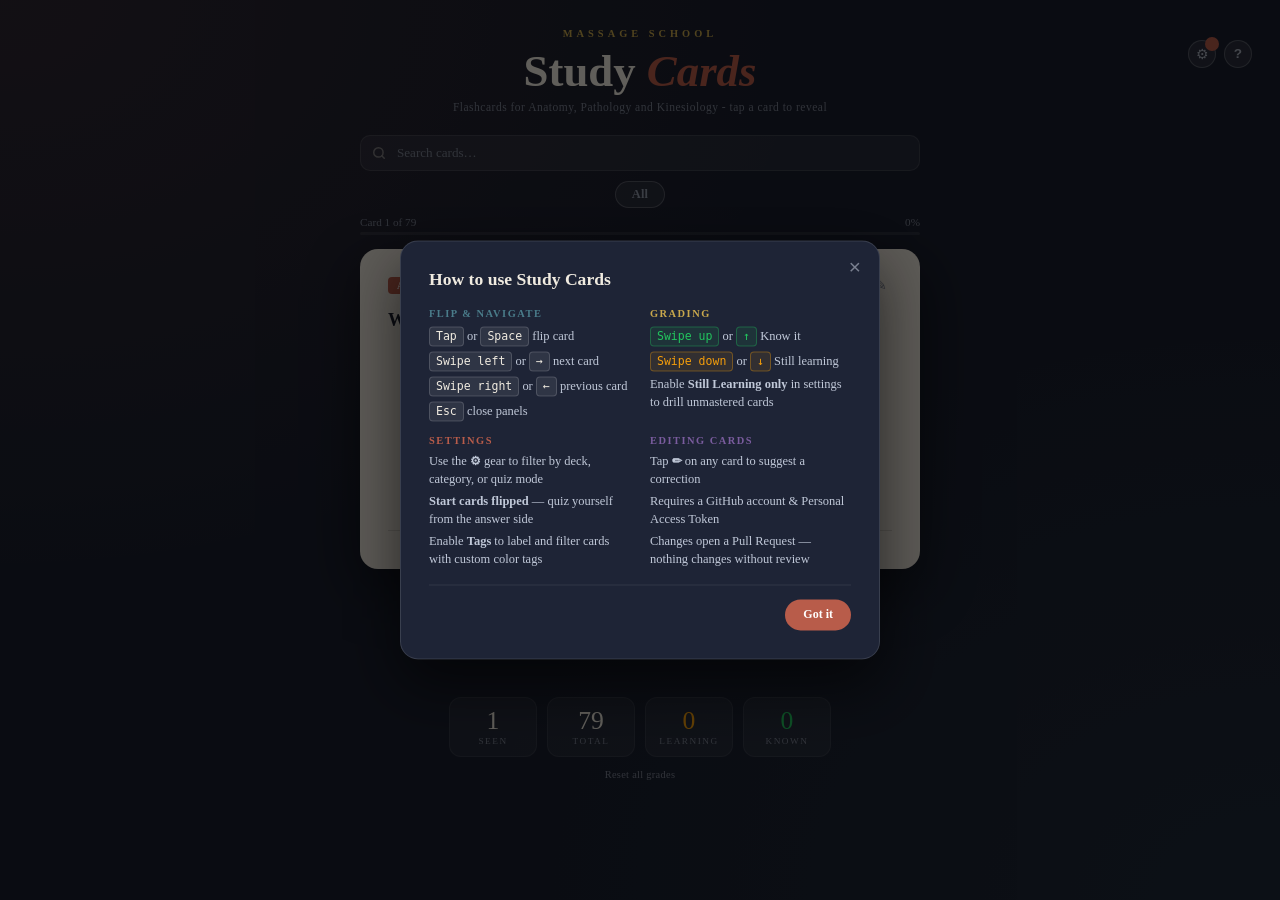
<file: index.html>
<!DOCTYPE html>
<html lang="en">
<head>
<meta charset="UTF-8">
<meta name="viewport" content="width=device-width,initial-scale=1">
<title>Massage School — Study Cards</title>
<link rel="stylesheet" href="muscles-west.css">
<link rel="stylesheet" href="app.css">
</head>
<body>
<a href="#flip-btn" class="skip-link">Skip to card</a>
<header>
  <div class="eyebrow">Massage School</div>
  <h1>Study <em>Cards</em></h1>
  <p class="app-subtitle">Flashcards for Anatomy, Pathology and Kinesiology - tap a card to reveal</p>
  <button class="btn-help" onclick="openHelpModal()" aria-label="Help — how to use this app">?</button>
  <button class="btn-settings" id="btn-settings" onclick="toggleSettingsPanel()" aria-label="Settings" aria-expanded="false" aria-controls="settings-panel">&#9881;<span class="settings-badge" id="settings-badge" hidden aria-hidden="true"></span></button>
</header>

<div id="warn-banner" class="warn-banner" style="display:none"></div>

<!-- Search — always visible -->
<div class="search-wrap">
  <svg width="14" height="14" viewBox="0 0 24 24" fill="none" stroke="#f0ebe0" stroke-width="2.5" stroke-linecap="round">
    <circle cx="11" cy="11" r="8"/><line x1="21" y1="21" x2="16.65" y2="16.65"/>
  </svg>
  <input type="search" id="search-input" placeholder="Search cards&hellip;" autocomplete="off">
</div>

<!-- Active filter summary (mobile only, shown when settings panel is closed) -->
<div class="filter-summary" id="filter-summary" aria-label="Active filters" role="group"></div>

<!-- Settings panel: always visible on desktop, toggled by gear on mobile -->
<div class="settings-panel" id="settings-panel" role="region" aria-label="Settings">
  <button class="btn-settings-close" onclick="toggleSettingsPanel(true)" aria-label="Close settings">&times;</button>
  <div class="settings-section" aria-labelledby="section-label-deck">
    <h3 class="settings-label" id="section-label-deck">Deck</h3>
    <div class="deck-selector" id="filter-deck" role="group" aria-label="Select deck">
      <button class="dbtn active" data-deck="all" aria-pressed="true">All</button>
      <button class="dbtn d-anatomy"   data-deck="anatomy"      aria-pressed="false">Anatomy</button>
      <button class="dbtn d-bones"     data-deck="bones"        aria-pressed="false">Bones</button>
      <button class="dbtn d-pathology" data-deck="pathology"    aria-pressed="false">Pathology</button>
      <button class="dbtn d-muscles"   data-deck="muscles"      aria-pressed="false">Muscles</button>
      <button class="dbtn d-prime"     data-deck="prime-movers" aria-pressed="false">Prime Movers</button>
    </div>
    <div id="filter-cat" role="group" aria-label="Category"></div>
    <div id="filter-tags" role="group" aria-label="Filter by tag"></div>
  </div>

  <div class="settings-section" aria-labelledby="section-label-mode">
    <h3 class="settings-label" id="section-label-mode">Quiz Mode</h3>
    <div class="modes" id="modes" role="group" aria-label="Quiz mode">
      <button class="mode active" data-mode="all">Full Card</button>
    </div>
  </div>

  <div class="settings-section settings-section--last" aria-labelledby="section-label-options">
    <h3 class="settings-label" id="section-label-options">Options</h3>
    <div class="options-row" style="gap:8px">
      <label class="toggle" id="flip-label">
        <input type="checkbox" id="flip-toggle">
        Start cards flipped
      </label>
      <label class="toggle" id="smart-review-toggle">
        <input type="checkbox" id="smart-review-input">
        Still Learning only (<span id="learning-count">0</span>)
      </label>
      <label class="toggle" id="tags-toggle">
        <input type="checkbox" id="tags-toggle-input">
        Enable tags
      </label>
    </div>
  </div>
</div>

<!-- Progress -->
<div class="prog">
  <div class="prog-info">
    <span id="prog-text" aria-live="polite" aria-atomic="true">Loading&hellip;</span>
    <span id="prog-pct"></span>
  </div>
  <div class="bar" role="progressbar" aria-labelledby="prog-text" aria-valuenow="0" aria-valuemin="0" aria-valuemax="100">
    <div class="fill" id="prog-fill" style="width:0%"></div>
  </div>
</div>

<!-- Screen reader live region -->
<div id="sr-announce" class="sr-only" aria-live="assertive" aria-atomic="true"></div>

<!-- Card -->
<div class="scene" id="scene" onclick="flipCard()">
  <div class="card" id="card">
    <div class="face front">
      <div class="front-top">
        <span class="unit-tag" id="f-deck-tag"></span>
        <span class="page-ref" id="f-page"></span>
        <span id="grade-badge"></span>
        <button class="btn-edit-card" onclick="openEditModal();event.stopPropagation()" aria-label="Edit this card">&#9998;</button>
      </div>
      <div id="f-name" class="card-title"></div>
      <div id="f-ask-lbl" class="ask-lbl"></div>
      <div id="f-asking" class="asking"></div>
      <div class="card-bottom">
        <div class="card-tag-area" id="card-tags-front"></div>
        <div class="hint" id="hint-front" aria-hidden="true">tap to reveal</div>
      </div>
    </div>
    <div class="face back">
      <div class="back-top">
        <span class="unit-tag" id="b-deck-tag"></span>
        <span class="page-ref" id="b-page"></span>
        <button class="btn-edit-card" onclick="openEditModal();event.stopPropagation()" aria-label="Edit this card">&#9998;</button>
      </div>
      <div id="b-content"></div>
      <div class="card-bottom">
        <div class="card-tag-area" id="card-tags-back"></div>
        <div class="hint" id="hint-back" aria-hidden="true" style="visibility:hidden">tap to reveal</div>
      </div>
    </div>
  </div>
  <!-- empty state inside scene -->
  <div class="empty-state" id="empty-state" role="status">
    <p>No cards match your current filters.</p>
    <p style="font-size:.72rem">Try a different deck, tag, or search term.</p>
  </div>
</div>

<!-- Accessible flip button (screen readers / keyboard) -->
<button class="sr-only" id="flip-btn" onclick="flipCard()">Flip card — reveal answer</button>

<!-- Navigation -->
<div class="controls">
  <button class="btn btn-s" id="prev-btn" onclick="prev()" aria-label="Previous card">&#8592; Prev</button>
  <button class="btn btn-p" id="next-btn" onclick="next()" aria-label="Next card">Next &#8594;</button>
  <button class="btn btn-s" onclick="shuffle()" aria-label="Shuffle cards">Shuffle</button>
</div>

<!-- Grade row -->
<div class="grade-row" id="grade-row" style="visibility:hidden" role="group" aria-label="Grade this card">
  <button class="btn-grade btn-known" id="btn-known" aria-pressed="false">Know it ✓</button>
  <button class="btn-grade btn-learning" id="btn-learning" aria-pressed="false">Still learning ↩</button>
</div>

<!-- Grade reset warning -->
<div class="grade-reset-banner" id="grade-reset-banner" style="display:none">
  <span>Remove this grade?</span>
  <button onclick="confirmGradeReset()">Yes, remove</button>
  <button onclick="cancelGradeReset()">Cancel</button>
  <button class="suppress-btn" onclick="suppressAndReset()">Don't ask again</button>
</div>

<!-- Stats -->
<div class="stats">
  <div class="stat"><div class="sn" id="s-seen">0</div><div class="sl">Seen</div></div>
  <div class="stat"><div class="sn" id="s-total">-</div><div class="sl">Total</div></div>
  <div class="stat"><div class="sn sn--learning" id="s-learning">-</div><div class="sl">Learning</div></div>
  <div class="stat"><div class="sn sn--known" id="s-known">-</div><div class="sl">Known</div></div>
</div>
<div class="reset-row">
  <button class="btn-reset-all" onclick="resetAllGrades()">Reset all grades</button>
</div>

<!-- Tag Management Modal -->
<div class="modal-overlay" id="modal-overlay" onclick="closeTagModal()"></div>
<div class="modal" id="tag-modal" role="dialog" aria-modal="true" aria-label="Manage Tags">
  <button class="modal-close" onclick="closeTagModal()" aria-label="Close">&times;</button>
  <h2>Manage Tags</h2>

  <div class="new-tag-form">
    <input type="text" id="new-tag-input" placeholder="New tag name&hellip;" maxlength="30">
    <div class="color-swatches" id="color-swatches"></div>
    <button class="btn-create-tag" onclick="createTag()">+ Create</button>
  </div>

  <div class="tag-list" id="tag-list">
    <div class="no-tags-placeholder" id="no-tags-msg">No tags yet. Create one above.</div>
  </div>
</div>

<!-- Edit Card Modal -->
<div class="modal-overlay" id="edit-overlay" onclick="closeEditModal()"></div>
<div class="modal" id="edit-modal" role="dialog" aria-modal="true" aria-label="Edit Card">
  <button class="modal-close" onclick="closeEditModal()" aria-label="Close">&times;</button>
  <h2>Edit Card</h2>
  <div id="edit-fields"></div>
  <div id="edit-status" class="edit-status"></div>
  <div class="edit-actions">
    <button class="edit-btn-settings" onclick="openGHSettings()">&#9881; GitHub</button>
    <button class="edit-btn-cancel"   onclick="closeEditModal()">Cancel</button>
    <button class="edit-btn-submit"   onclick="submitCardEdit()">Submit as PR &#8594;</button>
  </div>
</div>

<!-- GitHub Settings Modal -->
<div class="modal-overlay" id="gh-overlay" onclick="closeGHSettings()"></div>
<div class="modal" id="gh-modal" role="dialog" aria-modal="true" aria-label="GitHub Settings">
  <button class="modal-close" onclick="closeGHSettings()" aria-label="Close">&times;</button>
  <h2>GitHub Settings</h2>

  <div class="gh-row">
    <label class="gh-lbl">Owner</label>
    <input type="text" id="gh-owner-input" placeholder="your-username" autocomplete="off">
  </div>
  <div class="gh-row">
    <label class="gh-lbl">Repo</label>
    <input type="text" id="gh-repo-input" placeholder="repo-name" autocomplete="off">
  </div>
  <button class="edit-btn-submit" style="margin-bottom:18px" onclick="saveGHRepo()">Save repo</button>

  <hr class="gh-divider">

  <p class="gh-section-title">Personal Access Token &mdash; <a class="gh-help-link" href="https://github.com/settings/tokens/new?scopes=repo&description=massage-flash-cards" target="_blank" rel="noopener">Create token &nearr;</a></p>
  <div class="gh-row">
    <input type="password" id="gh-pat-input" placeholder="ghp_&hellip;" autocomplete="off" style="flex:1">
    <button class="edit-btn-submit" onclick="saveGHPat()">Save</button>
    <button class="edit-btn-cancel" onclick="clearGHToken()">Clear</button>
  </div>
  <div class="gh-row" style="margin-top:6px">
    <label class="gh-file-label">
      Load from file&hellip;
      <input type="file" id="gh-token-file" accept=".txt,.token,text/plain" style="display:none" onchange="loadTokenFromFile(event)">
    </label>
  </div>

  <div id="gh-save-status" class="gh-save-status" style="display:none"></div>
  <div id="gh-status" class="gh-status"></div>
</div>

<!-- Help / Tutorial Modal -->
<div class="modal-overlay" id="help-overlay" onclick="closeHelpModal()"></div>
<div class="modal" id="help-modal" role="dialog" aria-modal="true" aria-label="How to use Study Cards">
  <button class="modal-close" onclick="closeHelpModal()" aria-label="Close">&times;</button>
  <h2>How to use Study Cards</h2>
  <div class="help-sections">
    <div class="help-section">
      <h3>Flip &amp; Navigate</h3>
      <ul>
        <li><span class="help-key">Tap</span> or <span class="help-key">Space</span> flip card</li>
        <li><span class="help-key">Swipe left</span> or <span class="help-key">&#8594;</span> next card</li>
        <li><span class="help-key">Swipe right</span> or <span class="help-key">&#8592;</span> previous card</li>
        <li><span class="help-key">Esc</span> close panels</li>
      </ul>
    </div>
    <div class="help-section">
      <h3>Grading</h3>
      <ul>
        <li><span class="help-key">Swipe up</span> or <span class="help-key">&#8593;</span> Know it</li>
        <li><span class="help-key">Swipe down</span> or <span class="help-key">&#8595;</span> Still learning</li>
        <li>Enable <strong>Still Learning only</strong> in settings to drill unmastered cards</li>
      </ul>
    </div>
    <div class="help-section">
      <h3>Settings</h3>
      <ul>
        <li>Use the <strong>&#9881;</strong> gear to filter by deck, category, or quiz mode</li>
        <li><strong>Start cards flipped</strong> — quiz yourself from the answer side</li>
        <li>Enable <strong>Tags</strong> to label and filter cards with custom color tags</li>
      </ul>
    </div>
    <div class="help-section">
      <h3>Editing cards</h3>
      <ul>
        <li>Tap <strong>✏</strong> on any card to suggest a correction</li>
        <li>Requires a GitHub account &amp; Personal Access Token</li>
        <li>Changes open a Pull Request — nothing changes without review</li>
      </ul>
    </div>
  </div>
  <div class="help-footer">
    <button class="edit-btn-submit" onclick="closeHelpModal()">Got it</button>
  </div>
</div>

<script src="app.js"></script>
</body>
</html>
</file>
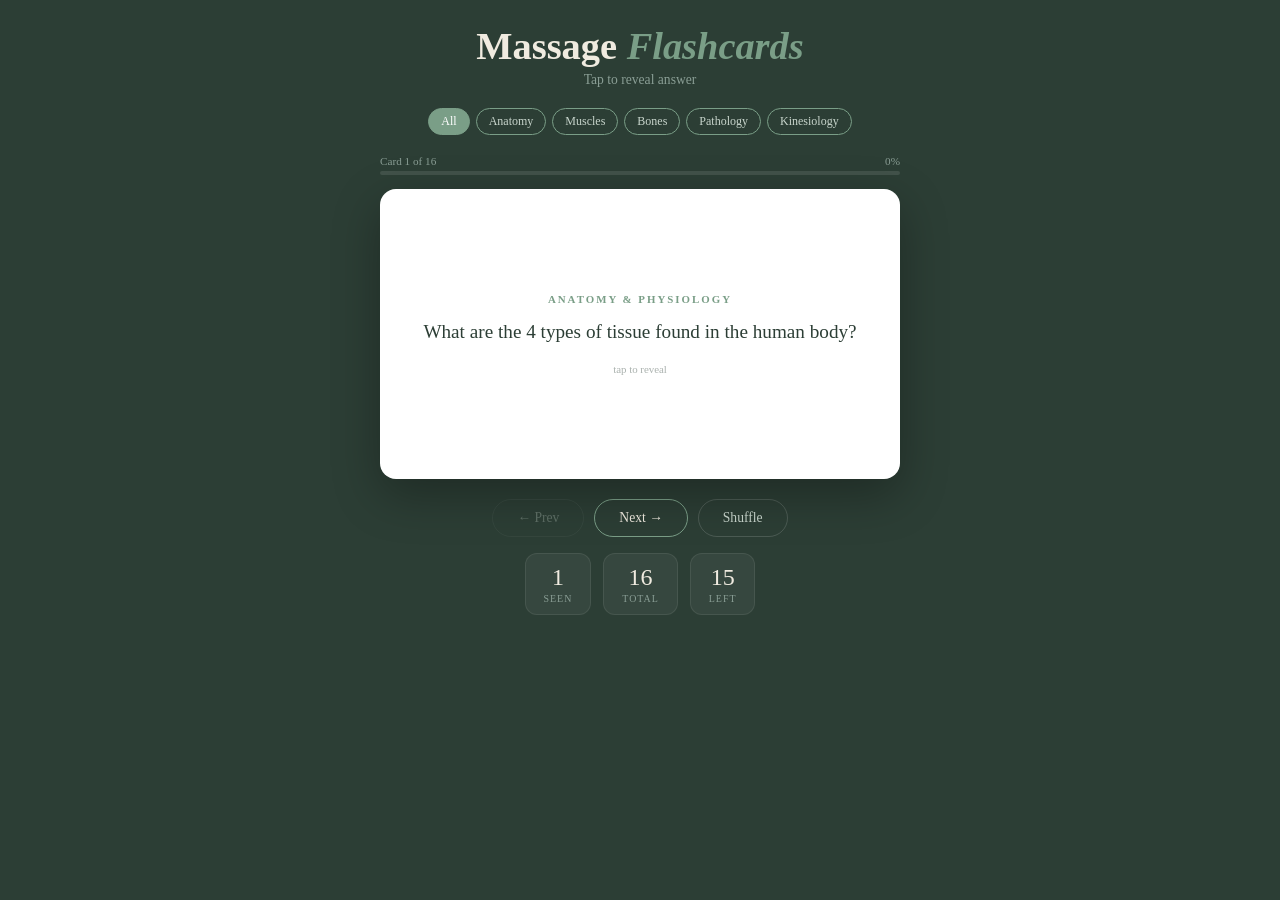
<file: massage-flashcards.html>
<!DOCTYPE html>
<html lang="en">
<head>
<meta charset="UTF-8">
<meta name="viewport" content="width=device-width,initial-scale=1">
<title>Massage Flashcards</title>
<link rel="stylesheet" href="flashcards.css">
</head>
<body>
<header>
  <h1>Massage <em>Flashcards</em></h1>
  <p>Tap to reveal answer</p>
</header>
<div class="filters" id="filters">
  <button class="fbtn active" data-t="all">All</button>
  <button class="fbtn" data-t="anatomy">Anatomy</button>
  <button class="fbtn" data-t="muscles">Muscles</button>
  <button class="fbtn" data-t="bones">Bones</button>
  <button class="fbtn" data-t="pathology">Pathology</button>
  <button class="fbtn" data-t="kinesiology">Kinesiology</button>
</div>
<div class="prog">
  <div class="prog-info"><span id="pt">Loading...</span><span id="pp"></span></div>
  <div class="bar"><div class="fill" id="pf" style="width:0%"></div></div>
</div>
<div class="scene" onclick="flip()">
  <div class="card" id="card">
    <div class="face front">
      <div class="topic" id="ft"></div>
      <div class="qtext" id="fq"></div>
      <div class="hint">tap to reveal</div>
    </div>
    <div class="face back">
      <div class="topic">Answer</div>
      <div class="qtext" id="ba"></div>
    </div>
  </div>
</div>
<div class="controls">
  <button class="btn btn-s" id="pb" onclick="prev()">&#8592; Prev</button>
  <button class="btn btn-p" id="nb" onclick="next()">Next &#8594;</button>
  <button class="btn btn-s" onclick="shuffle()">Shuffle</button>
</div>
<div class="stats">
  <div class="stat"><div class="sn" id="ss">0</div><div class="sl">Seen</div></div>
  <div class="stat"><div class="sn" id="st">-</div><div class="sl">Total</div></div>
  <div class="stat"><div class="sn" id="sl">-</div><div class="sl">Left</div></div>
</div>
<script src="flashcards.js"></script>
</body>
</html>
</file>
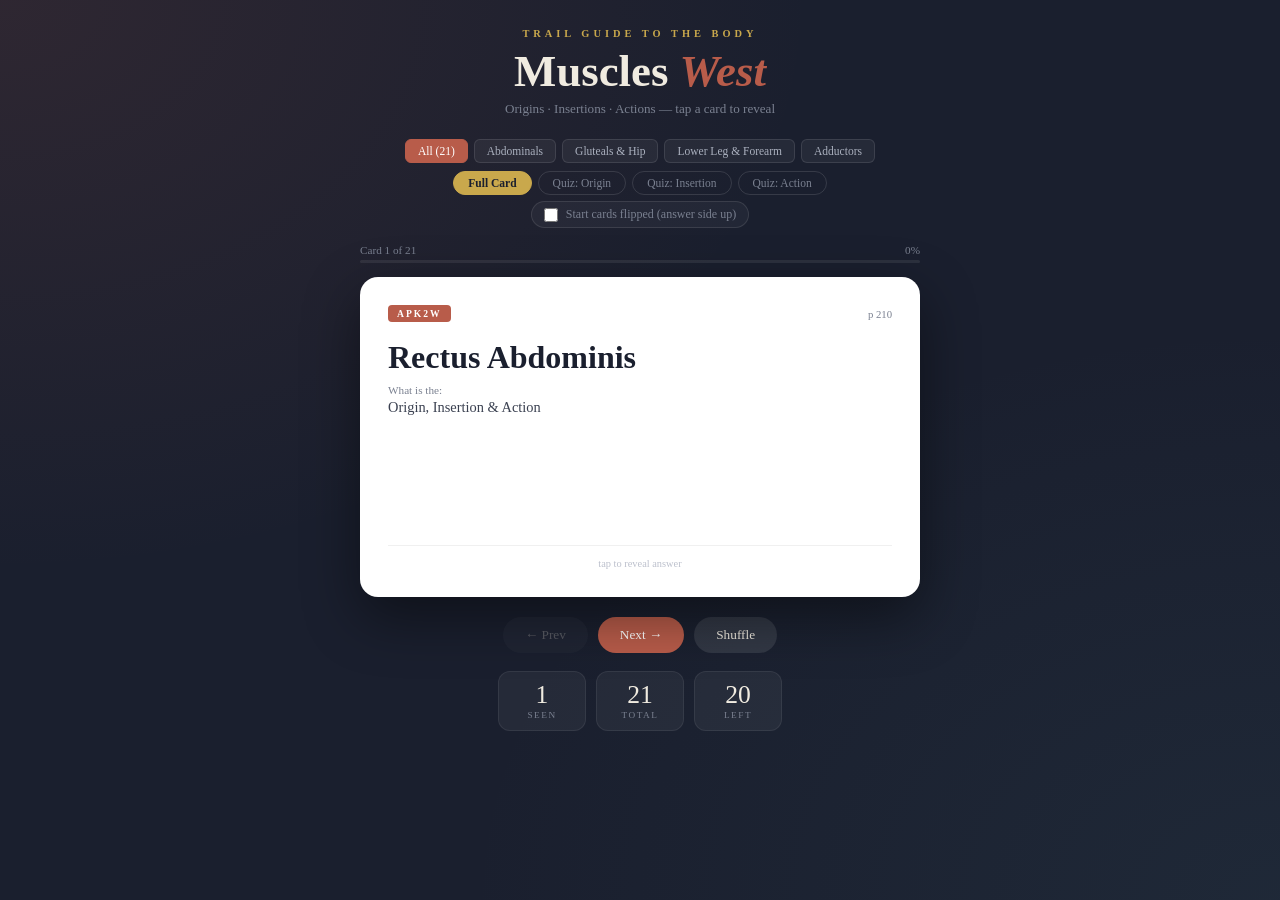
<file: muscles-west.html>
<!DOCTYPE html>
<html lang="en">
<head>
<meta charset="UTF-8">
<meta name="viewport" content="width=device-width,initial-scale=1">
<title>Muscles West</title>
<link rel="stylesheet" href="muscles-west.css">
</head>
<body>
<header>
  <div class="eyebrow">Trail Guide to the Body</div>
  <h1>Muscles <em>West</em></h1>
  <p>Origins · Insertions · Actions — tap a card to reveal</p>
</header>
<div class="filters" id="filters">
  <button class="filt active" data-unit="all">All (21)</button>
  <button class="filt" data-unit="APK2W">Abdominals</button>
  <button class="filt" data-unit="APK3W">Gluteals &amp; Hip</button>
  <button class="filt f" data-unit="APK4W">Lower Leg &amp; Forearm</button>
  <button class="filt f" data-unit="APK5W">Adductors</button>
</div>
<div class="modes" id="modes">
  <button class="mode active" data-mode="all">Full Card</button>
  <button class="mode" data-mode="origin">Quiz: Origin</button>
  <button class="mode" data-mode="insertion">Quiz: Insertion</button>
  <button class="mode" data-mode="action">Quiz: Action</button>
</div>
<div class="options-row">
  <label class="toggle" id="flip-label">
    <input type="checkbox" id="flip-toggle">
    Start cards flipped (answer side up)
  </label>
</div>
<div class="prog">
  <div class="prog-info"><span id="prog-text">Loading...</span><span id="prog-pct"></span></div>
  <div class="bar"><div class="fill" id="prog-fill" style="width:0%"></div></div>
</div>
<div class="scene" id="scene" onclick="flipCard()">
  <div class="card" id="card">
    <div class="face front">
      <div class="front-top">
        <span class="unit-tag" id="f-unit"></span>
        <span class="page-ref" id="f-page"></span>
      </div>
      <div>
        <div class="muscle-name" id="f-name"></div>
        <div class="ask-lbl">What is the:</div>
        <div class="asking" id="f-asking"></div>
      </div>
      <div class="hint">tap to reveal answer</div>
    </div>
    <div class="face back">
      <div class="back-name" id="b-name"></div>
      <div id="b-content"></div>
    </div>
  </div>
</div>
<div class="controls">
  <button class="btn btn-s" id="prev-btn" onclick="prev()">&#8592; Prev</button>
  <button class="btn btn-p" id="next-btn" onclick="next()">Next &#8594;</button>
  <button class="btn btn-s" onclick="shuffle()">Shuffle</button>
</div>
<div class="stats">
  <div class="stat"><div class="sn" id="s-seen">0</div><div class="sl">Seen</div></div>
  <div class="stat"><div class="sn" id="s-total">-</div><div class="sl">Total</div></div>
  <div class="stat"><div class="sn" id="s-left">-</div><div class="sl">Left</div></div>
</div>
<script src="muscles-west.js"></script>
</body>
</html>
</file>
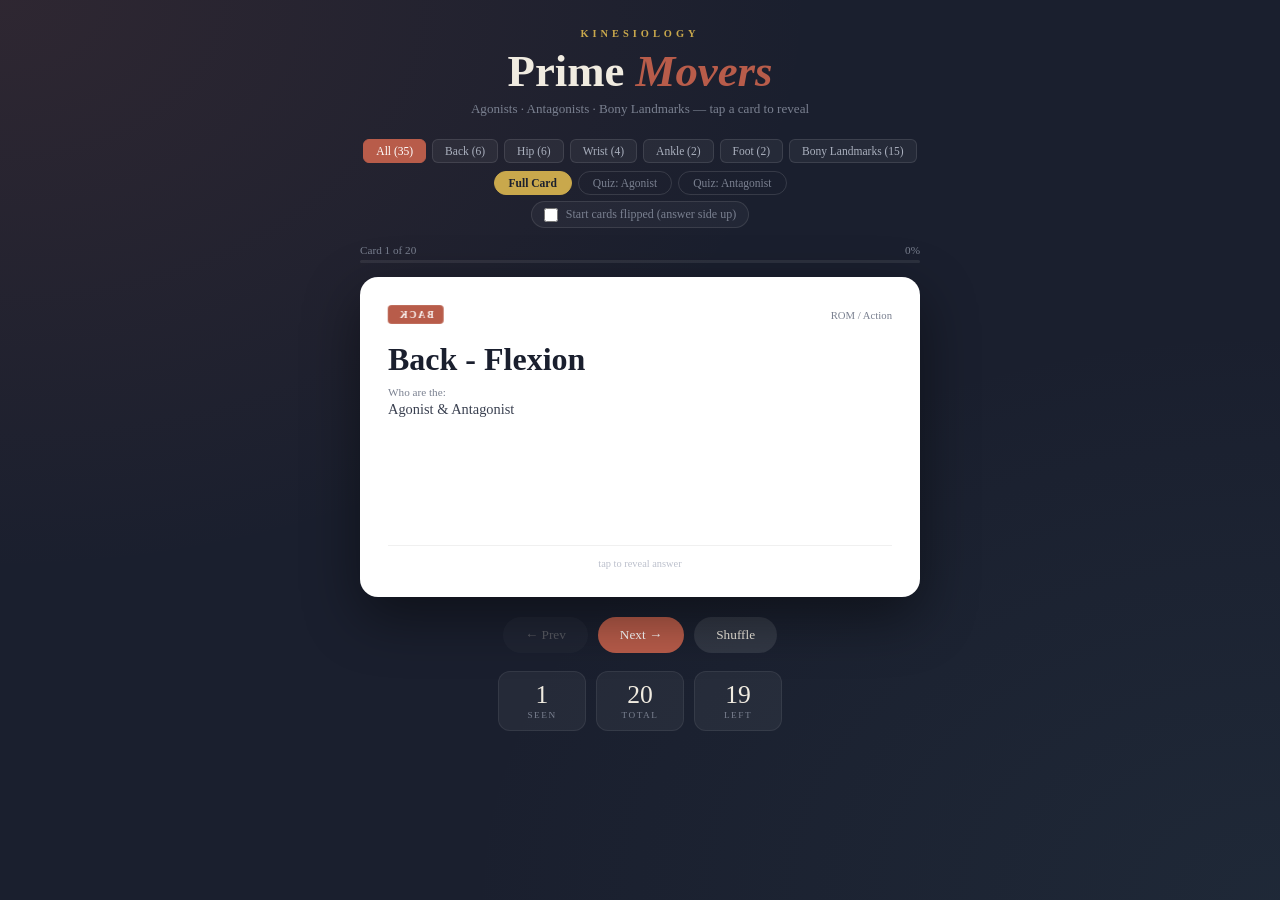
<file: prime-movers.html>
<!DOCTYPE html>
<html lang="en">
<head>
<meta charset="UTF-8">
<meta name="viewport" content="width=device-width,initial-scale=1">
<title>Prime Movers</title>
<link rel="stylesheet" href="muscles-west.css">
<style>
  .unit-tag.back      { background: #b85c4a }
  .unit-tag.hip       { background: #7a5c9e }
  .unit-tag.wrist     { background: #4a7c8a }
  .unit-tag.ankle     { background: #4a8a5c }
  .unit-tag.foot      { background: #7a8a4a }
  .unit-tag.landmarks { background: #c9a84c; color: #1a1f2e }
  .filt.hip           { }
  .filt.active.hip    { background: #7a5c9e; border-color: #7a5c9e }
  .filt.active.wrist  { background: #4a7c8a; border-color: #4a7c8a }
  .filt.active.ankle  { background: #4a8a5c; border-color: #4a8a5c }
  .filt.active.foot   { background: #7a8a4a; border-color: #7a8a4a }
  .filt.active.lm     { background: #c9a84c; border-color: #c9a84c; color: #1a1f2e }
  .ans-lbl.f1         { color: #b85c4a }
  .ans-lbl.f2         { color: #4a7c8a }
  .movement-name { font-size: clamp(1.1rem,2.5vw,1.5rem); font-weight: 700; color: #1a1f2e; line-height: 1.3; margin-bottom: 8px }
</style>
</head>
<body>
<header>
  <div class="eyebrow">Kinesiology</div>
  <h1>Prime <em>Movers</em></h1>
  <p>Agonists · Antagonists · Bony Landmarks — tap a card to reveal</p>
</header>
<div class="filters" id="filters">
  <button class="filt active" data-unit="all">All (35)</button>
  <button class="filt" data-unit="BACK">Back (6)</button>
  <button class="filt hip" data-unit="HIP">Hip (6)</button>
  <button class="filt wrist" data-unit="WRIST">Wrist (4)</button>
  <button class="filt ankle" data-unit="ANKLE">Ankle (2)</button>
  <button class="filt foot" data-unit="FOOT">Foot (2)</button>
  <button class="filt lm" data-unit="LANDMARKS">Bony Landmarks (15)</button>
</div>
<div class="modes" id="modes">
  <button class="mode active" data-mode="all">Full Card</button>
  <button class="mode" data-mode="f1" id="mode-f1">Quiz: Agonist</button>
  <button class="mode" data-mode="f2" id="mode-f2">Quiz: Antagonist</button>
</div>
<div class="options-row">
  <label class="toggle" id="flip-label">
    <input type="checkbox" id="flip-toggle">
    Start cards flipped (answer side up)
  </label>
</div>
<div class="prog">
  <div class="prog-info"><span id="prog-text">Loading...</span><span id="prog-pct"></span></div>
  <div class="bar"><div class="fill" id="prog-fill" style="width:0%"></div></div>
</div>
<div class="scene" id="scene" onclick="flipCard()">
  <div class="card" id="card">
    <div class="face front">
      <div class="front-top">
        <span class="unit-tag" id="f-unit"></span>
        <span class="page-ref" id="f-type"></span>
      </div>
      <div>
        <div class="muscle-name" id="f-name"></div>
        <div class="ask-lbl" id="f-ask-lbl">What is the:</div>
        <div class="asking" id="f-asking"></div>
      </div>
      <div class="hint">tap to reveal answer</div>
    </div>
    <div class="face back">
      <div class="back-name" id="b-name"></div>
      <div id="b-content"></div>
    </div>
  </div>
</div>
<div class="controls">
  <button class="btn btn-s" id="prev-btn" onclick="prev()">&#8592; Prev</button>
  <button class="btn btn-p" id="next-btn" onclick="next()">Next &#8594;</button>
  <button class="btn btn-s" onclick="shuffle()">Shuffle</button>
</div>
<div class="stats">
  <div class="stat"><div class="sn" id="s-seen">0</div><div class="sl">Seen</div></div>
  <div class="stat"><div class="sn" id="s-total">-</div><div class="sl">Total</div></div>
  <div class="stat"><div class="sn" id="s-left">-</div><div class="sl">Left</div></div>
</div>
<script src="prime-movers.js"></script>
</body>
</html>
</file>
<file: muscles-west.css>
*{margin:0;padding:0;box-sizing:border-box}
body{font-family:Georgia,serif;background:#1a1f2e;min-height:100vh;padding:28px 16px 52px;color:#f0ebe0;background-image:radial-gradient(ellipse at 0% 0%,rgba(184,92,74,.13) 0%,transparent 45%),radial-gradient(ellipse at 100% 100%,rgba(74,124,138,.1) 0%,transparent 45%)}
header{text-align:center;margin-bottom:22px}
.eyebrow{font-size:.65rem;letter-spacing:4px;text-transform:uppercase;color:#c9a84c;font-weight:600;margin-bottom:6px}
h1{font-size:clamp(1.8rem,4vw,2.8rem);color:#f0ebe0}
h1 em{color:#b85c4a;font-style:italic}
header p{color:#7a8090;font-size:.82rem;margin-top:4px}
.filters,.modes{display:flex;flex-wrap:wrap;gap:6px;justify-content:center;margin-bottom:8px}
.modes{margin-bottom:6px}
.filt{padding:5px 12px;border-radius:6px;border:1px solid rgba(255,255,255,.1);background:rgba(255,255,255,.05);color:#aab0be;font-size:.72rem;font-weight:500;cursor:pointer;font-family:Georgia,serif}
.filt:hover{background:rgba(255,255,255,.1);color:#f0ebe0}
.filt.active{background:#b85c4a;color:#fff;border-color:#b85c4a}
.filt.active.f{background:#4a7c8a;border-color:#4a7c8a}
.mode{padding:5px 14px;border-radius:100px;border:1px solid rgba(255,255,255,.12);background:transparent;color:#7a8090;font-size:.72rem;cursor:pointer;font-family:Georgia,serif}
.mode.active{background:#c9a84c;color:#1a1f2e;border-color:#c9a84c;font-weight:600}
.options-row{display:flex;justify-content:center;margin-bottom:16px}
.toggle{display:flex;align-items:center;gap:8px;font-size:.75rem;color:#7a8090;cursor:pointer;user-select:none;padding:5px 12px;border-radius:100px;border:1px solid rgba(255,255,255,.1);background:rgba(255,255,255,.04)}
.toggle:hover{border-color:rgba(255,255,255,.2);color:#aab0be}
.toggle input{accent-color:#c9a84c;width:14px;height:14px;cursor:pointer}
.toggle.checked{border-color:#c9a84c;color:#c9a84c}
.prog{max-width:560px;margin:0 auto 14px}
.prog-info{display:flex;justify-content:space-between;font-size:.7rem;color:#7a8090;margin-bottom:4px}
.bar{height:3px;background:rgba(255,255,255,.08);border-radius:4px;overflow:hidden}
.fill{height:100%;background:linear-gradient(90deg,#b85c4a,#c9a84c);border-radius:4px;transition:width .4s}
.scene{max-width:560px;height:320px;margin:0 auto 20px;perspective:1400px;cursor:pointer;user-select:none}
.card{width:100%;height:100%;position:relative;transform-style:preserve-3d;transition:transform .6s cubic-bezier(.4,0,.2,1)}
.card.flip{transform:rotateY(180deg)}
.face{position:absolute;inset:0;backface-visibility:hidden;border-radius:18px;padding:28px;display:flex;flex-direction:column;box-shadow:0 20px 56px rgba(0,0,0,.45)}
.front{background:#fff;color:#1a1f2e;justify-content:space-between}
.back{background:#1a1f2e;border:1px solid rgba(255,255,255,.1);color:#d0d5e0;transform:rotateY(180deg);justify-content:flex-start;overflow-y:auto}
.front-top{display:flex;justify-content:space-between;align-items:center;margin-bottom:16px}
.unit-tag{font-size:.6rem;font-weight:600;letter-spacing:2px;text-transform:uppercase;color:#fff;background:#b85c4a;padding:3px 9px;border-radius:4px}
.unit-tag.f{background:#4a7c8a}
.page-ref{font-size:.67rem;color:#7a8090}
.muscle-name{font-size:clamp(1.4rem,3vw,2rem);font-weight:700;color:#1a1f2e;line-height:1.2;margin-bottom:8px}
.ask-lbl{font-size:.7rem;color:#7a8090;margin-bottom:3px}
.asking{font-size:.9rem;color:#3a4050;font-weight:500}
.hint{font-size:.65rem;color:#bcc0cc;text-align:center;padding-top:12px;border-top:1px solid #f0f0f0;margin-top:auto}
.back-name{font-size:1.1rem;font-weight:600;color:#c9a84c;margin-bottom:14px;padding-bottom:10px;border-bottom:1px solid rgba(255,255,255,.08);flex-shrink:0}
.ans-section{margin-bottom:12px}
.ans-lbl{font-size:.58rem;font-weight:600;letter-spacing:2px;text-transform:uppercase;margin-bottom:4px}
.ans-lbl.o{color:#b85c4a}
.ans-lbl.i{color:#4a7c8a}
.ans-lbl.a{color:#c9a84c}
.ans-text{font-size:.83rem;color:#d0d5e0;line-height:1.6}
.controls{display:flex;gap:10px;justify-content:center;max-width:560px;margin:0 auto 18px}
.btn{padding:10px 22px;border-radius:100px;border:none;font-size:.83rem;font-weight:500;cursor:pointer;transition:all .2s;font-family:Georgia,serif}
.btn-s{background:rgba(255,255,255,.1);color:#f0ebe0}
.btn-s:hover{background:rgba(255,255,255,.18)}
.btn-p{background:#b85c4a;color:#fff}
.btn-p:hover{background:#c96850;transform:translateY(-1px)}
.btn:disabled{opacity:.25;cursor:not-allowed;transform:none!important}
.stats{display:flex;gap:10px;justify-content:center;max-width:560px;margin:0 auto}
.stat{flex:1;max-width:88px;text-align:center;padding:10px;background:rgba(255,255,255,.05);border-radius:12px;border:1px solid rgba(255,255,255,.07)}
.sn{font-size:1.6rem;color:#f0ebe0;line-height:1}
.sl{font-size:.58rem;color:#7a8090;letter-spacing:1.5px;text-transform:uppercase;margin-top:2px}
.scene.swap{animation:swapIn .25s ease both}
@keyframes swapIn{from{opacity:0;transform:scale(.97) translateY(4px)}to{opacity:1;transform:scale(1) translateY(0)}}
</file>
<file: app.css>
/* app.css — extends muscles-west.css for the unified study app */

/* ── Screen-reader only utility ──────────────────────────────── */
.sr-only { position:absolute; width:1px; height:1px; padding:0; margin:-1px;
  overflow:hidden; clip:rect(0,0,0,0); white-space:nowrap; border:0 }

/* ── Skip link (visible on focus for keyboard users) ─────────── */
.skip-link { position:absolute; top:-100%; left:8px; z-index:9999;
  padding:8px 16px; background:#2a2535; color:#f0ebe0; border-radius:6px;
  text-decoration:none; font-size:.85rem; border:1px solid rgba(255,255,255,.2) }
.skip-link:focus { top:8px }

/* ── Header ──────────────────────────────────────────────────── */
.app-subtitle { font-size: .72rem; color: #7a8090; margin-top: 4px; letter-spacing: .5px }

header { position: relative }
.btn-help { position:absolute; top:12px; right:12px; width:28px; height:28px; border-radius:50%;
  border:1.5px solid rgba(255,255,255,.2); background:rgba(255,255,255,.07); color:#aab0be;
  font-size:.85rem; font-weight:700; cursor:pointer; line-height:1; transition:all .18s }
.btn-help:hover { background:rgba(255,255,255,.15); color:#f0ebe0; border-color:rgba(255,255,255,.4) }

/* Filter summary */
.filter-summary { display:flex; flex-wrap:wrap; gap:4px; justify-content:center;
  max-width:560px; margin:0 auto 8px; }

/* Gear/settings button — visible on both desktop and mobile */
.btn-settings { display:flex; align-items:center; justify-content:center;
  position:absolute; top:12px; right:48px; width:28px; height:28px;
  border-radius:50%; border:1.5px solid rgba(255,255,255,.2); background:rgba(255,255,255,.07);
  color:#aab0be; font-size:.9rem; cursor:pointer; transition:all .18s; }
.btn-settings:hover { background:rgba(255,255,255,.15); color:#f0ebe0; border-color:rgba(255,255,255,.4) }
.settings-badge { position:absolute; top:-4px; right:-4px; width:14px; height:14px;
  border-radius:50%; background:#b85c4a; color:#fff; font-size:.52rem; font-weight:700;
  display:flex; align-items:center; justify-content:center; }

/* Settings panel: always visible on desktop */
.settings-panel { position:relative; }
.btn-settings-close { display:none; position:absolute; top:8px; right:10px;
  background:none; border:none; color:#7a8090; font-size:1.3rem; cursor:pointer; line-height:1; }
.btn-settings-close:hover { color:#f0ebe0; }

/* ── Mobile layout ───────────────────────────────────────────── */
@media (max-width: 600px) {
  /* Full-height no-scroll layout */
  body { height:100dvh; overflow:hidden; display:flex; flex-direction:column;
    align-items:stretch; padding:8px 10px 6px; min-height:0; }
  header { margin-bottom:6px; flex-shrink:0; }
  header h1 { font-size:1.3rem; }
  .app-subtitle { display:none; }
  .eyebrow { font-size:.55rem; letter-spacing:3px; }

  /* Deck strip: horizontal scroll, no wrap */
  .deck-selector { flex-wrap:nowrap; overflow-x:auto; justify-content:flex-start;
    padding-bottom:2px; margin-bottom:5px; scrollbar-width:none; -ms-overflow-style:none; flex-shrink:0; }
  .deck-selector::-webkit-scrollbar { display:none; }
  .dbtn { padding:4px 11px; font-size:.66rem; white-space:nowrap; flex-shrink:0; }

  /* Category + tag strips */
  #filter-cat, #filter-tags { flex-wrap:nowrap; overflow-x:auto; justify-content:flex-start;
    scrollbar-width:none; -ms-overflow-style:none; flex-shrink:0; }
  #filter-cat::-webkit-scrollbar,
  #filter-tags::-webkit-scrollbar { display:none; }
  .filt, .tag-chip { white-space:nowrap; flex-shrink:0; }

  /* Search always visible */
  .search-wrap { margin-bottom:6px; flex-shrink:0; }

  /* Filter summary strip (collapsed state) */
  .filter-summary { display:flex; flex-wrap:wrap; gap:4px; margin-top:-2px; margin-bottom:4px; flex-shrink:0; }
  .fsumchip { padding:2px 9px; border-radius:100px; border:1.5px solid rgba(255,255,255,.25);
    background:rgba(255,255,255,.08); color:#d0d5e0; font-size:.62rem; font-weight:600;
    font-family:Georgia,serif; cursor:pointer; }

  /* Settings panel: mobile open style */
  .settings-panel { flex-shrink:0; }
  .settings-panel.open { background:rgba(255,255,255,.04);
    border:1px solid rgba(255,255,255,.08); border-radius:12px;
    padding:10px; margin-bottom:6px; overflow-y:auto; max-height:55vh; }

  /* Chips left-aligned inside panel */
  .deck-selector { justify-content:flex-start; margin-bottom:6px; }
  #filter-cat { justify-content:flex-start; margin-bottom:0; }

  /* Toggles stack vertically */
  .options-row { flex-direction:column; align-items:flex-start; }

  /* Progress bar compact */
  .prog { margin-bottom:6px; flex-shrink:0; width:100%; max-width:none; }

  /* Card fills remaining space */
  .scene { flex:1; min-height:0; height:auto !important; width:100%; max-width:none; margin:0 0 6px; }
  .card { height:100%; }
  .face { overflow-y:auto; }

  /* Controls and grade row compact */
  .controls { margin-bottom:4px; flex-shrink:0; gap:6px; }
  .btn { padding:7px 14px; font-size:.75rem; }
  .grade-row { margin-bottom:4px; flex-shrink:0; }
  .btn-grade { padding:8px 18px; font-size:.76rem; }

  /* Stats: tiny strip at the bottom */
  .stats { display:flex; flex-shrink:0; gap:0; margin:0; max-width:none;
    border-top:1px solid rgba(255,255,255,.06); padding-top:3px; }
  .stat { flex:1; }
  .sn { font-size:1rem; }
  .sl { font-size:.52rem; letter-spacing:.5px; }
  .sn--learning ~ .sl, .sn--known ~ .sl { display:none; }

  /* Warn banner */
  .warn-banner { flex-shrink:0; }
}

/* ── Help modal ──────────────────────────────────────────────── */
.help-sections { display:grid; grid-template-columns:1fr 1fr; gap:14px 20px; margin:14px 0 }
@media (max-width:520px) { .help-sections { grid-template-columns:1fr } }
.help-section h3 { font-size:.65rem; font-weight:700; letter-spacing:1.5px; text-transform:uppercase;
  margin:0 0 7px; }
.help-section:nth-child(1) h3 { color:#4a7c8a; }
.help-section:nth-child(2) h3 { color:#c9a84c; }
.help-section:nth-child(3) h3 { color:#b85c4a; }
.help-section:nth-child(4) h3 { color:#7a5c9e; }
.help-section ul { list-style:none; margin:0; padding:0; display:flex; flex-direction:column; gap:5px }
.help-section li { font-size:.78rem; color:#c0c8d8; line-height:1.4 }
.help-key { display:inline-block; padding:1px 6px; border-radius:4px;
  background:rgba(255,255,255,.08); border:1px solid rgba(255,255,255,.15);
  font-family:monospace; font-size:.72rem; color:#f0ebe0; white-space:nowrap }
/* Grading keys colored by outcome */
.help-section:nth-child(2) li:nth-child(1) .help-key { border-color:#22c55e55; background:#22c55e18; color:#22c55e; }
.help-section:nth-child(2) li:nth-child(2) .help-key { border-color:#f59e0b55; background:#f59e0b18; color:#f59e0b; }
.help-footer { display:flex; align-items:center; justify-content:flex-end;
  margin-top:16px; padding-top:14px; border-top:1px solid rgba(255,255,255,.08) }

/* ── Card face overrides ─────────────────────────────────────── */
/* Dim front from pure white to warm off-white */
.front { background: #e8e2d8; }
/* Soften the hint divider on the off-white background */
.front .hint { border-top-color: #cdc8be; color: #8a8680; }
/* Both top rows: truly center the page-ref, push right items to edge */
.front-top { position:relative; justify-content:flex-start; margin-bottom:12px; }
.back-top  { position:relative; display:flex; align-items:center; margin-bottom:12px; }
.front-top .page-ref,
.back-top  .page-ref { position:absolute; left:50%; transform:translateX(-50%); pointer-events:none; }
.front-top #grade-badge { margin-left:auto; }
.back-top  .btn-edit-card { margin-left:auto; }
/* Fix hint border/color on dark back face */
.back .hint { border-top-color: rgba(255,255,255,.08); color: #7a8090; }

/* ── Settings panel sections ─────────────────────────────────── */
.settings-section { padding-bottom:10px; margin-bottom:10px;
  border-bottom:1px solid rgba(255,255,255,.08); }
.settings-section--last { border-bottom:none; margin-bottom:0; padding-bottom:0; }
.settings-section--last .options-row { margin-bottom:0; }
.settings-label { font-size:.58rem; font-weight:700; letter-spacing:1.5px;
  text-transform:uppercase; color:#555c6e; margin:0 0 7px; line-height:1; }

/* Desktop: hidden by default, toggled by gear, contained to middle column */
.settings-panel { display:none; max-width:560px; margin:0 auto; }
.settings-panel.open { display:block; margin-bottom:16px;
  background:rgba(255,255,255,.04); border:1px solid rgba(255,255,255,.08);
  border-radius:12px; padding:10px 16px 10px; }
.btn-settings-close { display:none; }
.settings-panel.open .btn-settings-close { display:flex; align-items:center; justify-content:center; }
.settings-subsection-label { font-size:.55rem; font-weight:700; letter-spacing:1.5px;
  text-transform:uppercase; color:#444b5a; margin-top:10px; margin-bottom:6px;
  padding-top:10px; border-top:1px solid rgba(255,255,255,.06);
  width:100%; display:block; }
.settings-subsection-label { font-size:.55rem; font-weight:700; letter-spacing:1.5px;
  text-transform:uppercase; color:#444b5a; margin-top:10px; margin-bottom:6px;
  padding-top:10px; border-top:1px solid rgba(255,255,255,.06);
  width:100%; display:block; }

/* ── Shared chip base (deck, category, mode, tag, summary) ──── */
.dbtn, .filt, .mode, .tag-chip, .fsumchip {
  padding:4px 13px; border-radius:100px; border:1.5px solid rgba(255,255,255,.15);
  background:rgba(255,255,255,.05); color:#aab0be; font-size:.72rem; font-weight:500;
  cursor:pointer; font-family:Georgia,serif; transition:all .18s; letter-spacing:.2px;
  white-space:nowrap; }
.dbtn:hover, .filt:hover, .mode:hover { background:rgba(255,255,255,.12); color:#f0ebe0; border-color:rgba(255,255,255,.3); }

/* Active chips — larger, filled */
.dbtn.active, .filt.active, .mode.active, .fsumchip {
  padding:5px 16px; font-size:.78rem; font-weight:700; }
.fsumchip.fsum-deck { border-color:var(--deck-color, #b85c4a); background:color-mix(in srgb, var(--deck-color, #b85c4a) 15%, transparent); }
.fsumchip.fsum-mode { border-color:#c9a84c; background:rgba(201,168,76,.15); color:#c9a84c; }
.fsumchip.fsum-flipped  { border-color:#4a7c8a; background:rgba(74,124,138,.15); color:#4a9aad; }
.fsumchip.fsum-learning { border-color:#f59e0b; background:rgba(245,158,11,.15); color:#f59e0b; }
.fsumchip.fsum-search   { border-color:#6b8aaf; background:rgba(107,138,175,.15); color:#8aafd4; }
.fsumchip.fsum-all      { border-color:rgba(255,255,255,.2); background:rgba(255,255,255,.06); color:#9098a9; }

/* ── Deck Selector ───────────────────────────────────────────── */
.deck-selector { display:flex; flex-wrap:wrap; gap:6px; justify-content:center; margin-bottom:10px; }
.dbtn { font-weight:600; }
.dbtn.active              { background:#b85c4a; color:#fff; border-color:#b85c4a }
.dbtn.active.d-bones      { background:#c9a84c; border-color:#c9a84c; color:#1a1f2e }
.dbtn.active.d-pathology  { background:#7a8a4a; border-color:#7a8a4a }
.dbtn.active.d-muscles    { background:#4a7c8a; border-color:#4a7c8a }
.dbtn.active.d-prime      { background:#7a5c9e; border-color:#7a5c9e }

/* ── Category chips ──────────────────────────────────────────── */
#filter-cat { display:flex; flex-wrap:wrap; align-items:center; gap:5px; justify-content:center; margin-bottom:6px; min-height:0; }
#filter-cat:empty { margin-bottom:0; }
.filt { border-radius:100px; }
.filt.active { background:#b85c4a; color:#fff; border-color:#b85c4a; }
.filt.active.f { background:#4a7c8a; border-color:#4a7c8a; }

/* ── Tags feature flag — hidden unless :root has .tags-enabled ── */
:root:not(.tags-enabled) #filter-tags,
:root:not(.tags-enabled) .card-tag-area,
:root:not(.tags-enabled) .tag-assign-dropdown,
:root:not(.tags-enabled) #tags-toggle ~ * { /* keep toggle itself visible */ }
:root:not(.tags-enabled) #filter-tags { display:none !important; }
:root:not(.tags-enabled) .card-tag-area { display:none !important; }
:root:not(.tags-enabled) .tag-assign-dropdown { display:none !important; }

/* ── Tag chips (Tier 3) ──────────────────────────────────────── */
#filter-tags { display:flex; flex-wrap:wrap; gap:5px; justify-content:center; margin-bottom:8px; align-items:center }
.tag-chip { padding:4px 11px; border-radius:100px; border:1.5px solid; background:transparent;
  color:#d0d5e0; font-size:.68rem; font-weight:500; cursor:pointer; font-family:Georgia,serif; transition:all .15s }
.tag-chip:hover { opacity:.85 }
.tag-chip.active { color:#1a1f2e; font-weight:700 }
.btn-manage-tags { padding:4px 11px; border-radius:100px; border:1px dashed rgba(255,255,255,.2);
  background:transparent; color:#7a8090; font-size:.67rem; cursor:pointer; font-family:Georgia,serif; transition:all .15s }
.btn-manage-tags:hover { border-color:rgba(255,255,255,.4); color:#aab0be }

/* ── Search bar ──────────────────────────────────────────────── */
.search-wrap { max-width:560px; margin:0 auto 10px; position:relative }
.search-wrap svg { position:absolute; left:12px; top:50%; transform:translateY(-50%); opacity:.4; pointer-events:none }
#search-input { width:100%; padding:9px 12px 9px 36px; border-radius:10px;
  border:1px solid rgba(255,255,255,.1); background:rgba(255,255,255,.06);
  color:#f0ebe0; font-size:.82rem; font-family:Georgia,serif; outline:none; transition:border-color .2s }
#search-input::placeholder { color:#7a8090 }
#search-input:focus { border-color:rgba(255,255,255,.25) }

/* ── Options toggles ─────────────────────────────────────────── */
#smart-review-toggle.toggle.checked { border-color:#f59e0b; color:#f59e0b }
#flip-label.toggle.checked          { border-color:#4a9aad; color:#4a9aad }

/* ── Card title size variants ────────────────────────────────── */
.card-title { font-size:clamp(1.3rem,3vw,1.9rem); font-weight:700; color:#1a1f2e; line-height:1.25; margin-bottom:8px }
.card-title.card-title--qa { font-size:clamp(.9rem,2.2vw,1.15rem); font-weight:600; line-height:1.45 }

/* ── Grade badge on card front ───────────────────────────────── */
#grade-badge { font-size:.58rem; font-weight:700; letter-spacing:.5px; padding:2px 7px;
  border-radius:100px; text-transform:uppercase; visibility:hidden }
#grade-badge.badge--known    { background:#22c55e22; color:#22c55e; border:1px solid #22c55e55; visibility:visible }
#grade-badge.badge--learning { background:#f59e0b22; color:#f59e0b; border:1px solid #f59e0b55; visibility:visible }

/* ── Grade row (below card) ──────────────────────────────────── */
.grade-row { display:flex; gap:10px; justify-content:center; max-width:560px; margin:0 auto 14px }
.btn-grade { padding:10px 26px; border-radius:100px; border:2px solid; font-size:.82rem;
  font-weight:600; cursor:pointer; font-family:Georgia,serif; transition:all .2s; letter-spacing:.2px }
.btn-known    { background:transparent; border-color:#22c55e; color:#22c55e }
.btn-known:hover    { background:#22c55e18; transform:translateY(-1px) }
.btn-learning { background:transparent; border-color:#f59e0b; color:#f59e0b }
.btn-learning:hover { background:#f59e0b18; transform:translateY(-1px) }

/* ── Stats (4-box override) ──────────────────────────────────── */
.stats { max-width:560px }
.sn.sn--known    { color:#22c55e }
.sn.sn--learning { color:#f59e0b }
.sn-all { font-size:.65em; opacity:.45; font-weight:400; }

/* ── Card bottom bar (tag + hint share one divider) ─────────── */
.card-bottom { margin-top:auto; position:relative;
  border-top:1px solid rgba(255,255,255,.08); padding-top:10px;
  display:flex; align-items:center; justify-content:space-between; gap:8px; }
.front .card-bottom { border-top-color: rgba(0,0,0,.12); }
/* hint lives inside card-bottom now — no extra margin/border needed */
.hint { margin-top:0 !important; border:none !important; padding-top:0 !important;
  position:absolute; left:50%; transform:translateX(-50%); pointer-events:none; }
.card-tag-area { flex:1; min-width:0; }
.card-tag-area-inner { display:flex; flex-wrap:wrap; gap:5px; align-items:center }
.card-tag-pill { display:inline-flex; align-items:center; gap:4px; padding:3px 9px;
  border-radius:100px; font-size:.64rem; font-weight:600; border:1.5px solid; color:#1a1f2e }
.card-tag-pill .remove-tag { background:none; border:none; cursor:pointer; color:inherit;
  font-size:.75rem; padding:0; line-height:1; opacity:.7 }
.card-tag-pill .remove-tag:hover { opacity:1 }
.btn-add-tag { padding:3px 10px; border-radius:100px; border:1px dashed rgba(255,255,255,.25);
  background:transparent; color:#7a8090; font-size:.64rem; cursor:pointer; font-family:Georgia,serif }
.btn-add-tag:hover { border-color:rgba(255,255,255,.45); color:#aab0be }
/* Front face: fix near-invisible colors on light background */
.front .btn-add-tag { border-color:rgba(0,0,0,.25); color:#7a8090 }
.front .btn-add-tag:hover { border-color:rgba(0,0,0,.45); color:#3a4050 }
.tag-assign-dropdown { position:absolute; background:#252b3b; border:1px solid rgba(255,255,255,.15);
  border-radius:10px; padding:6px; z-index:100; box-shadow:0 8px 24px rgba(0,0,0,.5);
  display:flex; flex-direction:column; gap:3px; min-width:140px }
.tag-assign-dropdown button { text-align:left; background:none; border:none; color:#d0d5e0;
  font-size:.72rem; padding:5px 9px; border-radius:6px; cursor:pointer; font-family:Georgia,serif }
.tag-assign-dropdown button:hover { background:rgba(255,255,255,.08) }
.tag-assign-dropdown .no-tags-msg { color:#7a8090; font-size:.7rem; padding:5px 9px }

/* ── Tag Management Modal ────────────────────────────────────── */
.modal-overlay { position:fixed; inset:0; background:rgba(0,0,0,.6); z-index:200; display:none }
.modal-overlay.open { display:block }
.modal { position:fixed; top:50%; left:50%; transform:translate(-50%,-50%);
  background:#1e2436; border:1px solid rgba(255,255,255,.12); border-radius:18px;
  padding:28px; z-index:201; width:min(480px,92vw); max-height:80vh; overflow-y:auto;
  display:none; box-shadow:0 24px 60px rgba(0,0,0,.6) }
.modal.open { display:block }
.modal h2 { font-size:1.1rem; color:#f0ebe0; margin-bottom:18px; font-weight:600 }
.modal-close { position:absolute; top:16px; right:18px; background:none; border:none;
  color:#7a8090; font-size:1.3rem; cursor:pointer; line-height:1 }
.modal-close:hover { color:#f0ebe0 }

/* New tag form */
.new-tag-form { display:flex; gap:8px; align-items:center; margin-bottom:18px; flex-wrap:wrap }
.new-tag-form input { flex:1; min-width:120px; padding:8px 12px; border-radius:8px;
  border:1px solid rgba(255,255,255,.12); background:rgba(255,255,255,.07);
  color:#f0ebe0; font-size:.8rem; font-family:Georgia,serif; outline:none }
.new-tag-form input:focus { border-color:rgba(255,255,255,.28) }
.color-swatches { display:flex; gap:5px }
.swatch { width:20px; height:20px; border-radius:50%; cursor:pointer; border:2px solid transparent; transition:border-color .15s }
.swatch.selected { border-color:#fff }
.btn-create-tag { padding:8px 16px; border-radius:100px; background:#b85c4a; color:#fff;
  border:none; font-size:.75rem; font-weight:600; cursor:pointer; font-family:Georgia,serif; white-space:nowrap }
.btn-create-tag:hover { background:#c96850 }

/* Tag list in modal */
.tag-list { display:flex; flex-direction:column; gap:6px }
.tag-list-item { display:flex; align-items:center; gap:8px; padding:8px 10px;
  background:rgba(255,255,255,.04); border-radius:10px; border:1px solid rgba(255,255,255,.06) }
.tag-list-color { width:12px; height:12px; border-radius:50%; flex-shrink:0 }
.tag-list-label { flex:1; color:#d0d5e0; font-size:.8rem }
.tag-list-count { color:#7a8090; font-size:.68rem; margin-right:4px }
.tag-list-item input.rename-input { flex:1; background:none; border:none; border-bottom:1px solid rgba(255,255,255,.2);
  color:#f0ebe0; font-size:.8rem; font-family:Georgia,serif; outline:none; padding:1px 0 }
.tag-action-btns { display:flex; gap:4px }
.tag-action-btns button { background:none; border:none; font-size:.72rem; cursor:pointer;
  padding:3px 7px; border-radius:6px; font-family:Georgia,serif; transition:background .15s }
.btn-tag-edit   { color:#c9a84c } .btn-tag-edit:hover   { background:rgba(201,168,76,.12) }
.btn-tag-hide   { color:#7a8090 } .btn-tag-hide:hover   { background:rgba(255,255,255,.08) }
.btn-tag-delete { color:#ef4444 } .btn-tag-delete:hover { background:rgba(239,68,68,.12) }
.tag-list-item.hidden-tag { opacity:.45 }
.no-tags-placeholder { color:#7a8090; font-size:.8rem; text-align:center; padding:16px 0 }

/* ── Reset all row ───────────────────────────────────────────── */
.reset-row { display:flex; justify-content:center; margin-top:8px }
.btn-reset-all { background:none; border:none; color:#7a8090; font-size:.65rem;
  cursor:pointer; font-family:Georgia,serif; letter-spacing:.3px; padding:4px 8px;
  border-radius:6px; transition:color .15s }
.btn-reset-all:hover { color:#ef4444 }

/* ── Empty state ─────────────────────────────────────────────── */
.empty-state { display:none; flex-direction:column; align-items:center; justify-content:center;
  height:100%; gap:10px; color:#7a8090 }
.empty-state.visible { display:flex }
.empty-state p { font-size:.85rem; text-align:center }

/* ── Grade reset banner ──────────────────────────────────────── */
.grade-reset-banner { max-width:560px; margin:-6px auto 14px; padding:8px 14px;
  background:rgba(239,68,68,.08); border:1px solid rgba(239,68,68,.25); border-radius:10px;
  display:flex; align-items:center; gap:8px; flex-wrap:wrap; font-size:.72rem; color:#fca5a5 }
.grade-reset-banner button { padding:3px 10px; border-radius:100px; border:1px solid rgba(239,68,68,.4);
  background:transparent; color:#fca5a5; font-size:.7rem; cursor:pointer; font-family:Georgia,serif }
.grade-reset-banner button:hover { background:rgba(239,68,68,.15) }
.grade-reset-banner .suppress-btn { border-color:rgba(255,255,255,.15); color:#7a8090 }
.grade-reset-banner .suppress-btn:hover { background:rgba(255,255,255,.06); color:#aab0be }

/* ── Edit card button (front-top) ───────────────────────────── */
.btn-edit-card { background:none; border:none; color:#7a8090; font-size:.85rem; cursor:pointer;
  padding:2px 5px; border-radius:5px; transition:color .15s; line-height:1; margin-left:2px }
.btn-edit-card:hover { color:#f0ebe0 }

/* ── Edit modal fields ───────────────────────────────────────── */
.edit-field { margin-bottom:14px }
.edit-lbl { display:block; font-size:.58rem; font-weight:600; letter-spacing:2px;
  text-transform:uppercase; color:#7a8090; margin-bottom:5px }
.edit-ta { width:100%; padding:9px 11px; background:rgba(255,255,255,.06);
  border:1px solid rgba(255,255,255,.12); border-radius:9px; color:#f0ebe0;
  font-size:.82rem; font-family:Georgia,serif; resize:none; overflow:hidden;
  line-height:1.55; outline:none; transition:border-color .2s; box-sizing:border-box }
.edit-ta:focus { border-color:rgba(255,255,255,.28) }

/* ── Edit status ─────────────────────────────────────────────── */
.edit-status { font-size:.75rem; margin-bottom:12px; min-height:1.2em }
.edit-status--loading { color:#aab0be }
.edit-status--success { color:#22c55e }
.edit-status--success a { color:#22c55e }
.edit-status--error   { color:#f87171 }
@keyframes spin { to { transform:rotate(360deg) } }
.edit-spinner { display:inline-block; width:11px; height:11px; border:2px solid rgba(255,255,255,.2);
  border-top-color:#aab0be; border-radius:50%; animation:spin .7s linear infinite; vertical-align:middle }

/* ── Edit / GH modal action buttons ─────────────────────────── */
.edit-actions { display:flex; gap:8px; align-items:center; margin-top:4px }
.edit-btn-settings { background:none; border:1px solid rgba(255,255,255,.12); color:#7a8090;
  font-size:.72rem; padding:7px 12px; border-radius:100px; cursor:pointer; font-family:Georgia,serif;
  margin-right:auto; transition:all .15s }
.edit-btn-settings:hover { border-color:rgba(255,255,255,.28); color:#aab0be }
.edit-btn-cancel { background:none; border:1px solid rgba(255,255,255,.12); color:#aab0be;
  font-size:.75rem; padding:8px 16px; border-radius:100px; cursor:pointer; font-family:Georgia,serif;
  transition:all .15s }
.edit-btn-cancel:hover { background:rgba(255,255,255,.06) }
.edit-btn-submit { background:#b85c4a; color:#fff; border:none; font-size:.75rem; font-weight:600;
  padding:8px 18px; border-radius:100px; cursor:pointer; font-family:Georgia,serif; transition:background .15s }
.edit-btn-submit:hover { background:#c96850 }

/* ── GitHub Settings modal ───────────────────────────────────── */
.gh-row { display:flex; gap:8px; align-items:center; margin-bottom:10px }
.gh-lbl { font-size:.68rem; font-weight:600; letter-spacing:1px; text-transform:uppercase;
  color:#7a8090; width:44px; flex-shrink:0 }
.gh-row input { flex:1; padding:8px 11px; background:rgba(255,255,255,.06);
  border:1px solid rgba(255,255,255,.12); border-radius:8px; color:#f0ebe0;
  font-size:.8rem; font-family:Georgia,serif; outline:none }
.gh-row input:focus { border-color:rgba(255,255,255,.28) }
.gh-divider { border:none; border-top:1px solid rgba(255,255,255,.08); margin:16px 0 }
.gh-section-title { font-size:.72rem; font-weight:600; color:#aab0be; margin:0 0 8px; letter-spacing:.3px }
.gh-help-link { color:#7aa2f7; text-decoration:none; font-weight:400 }
.gh-help-link:hover { text-decoration:underline }
.gh-hint { font-size:.68rem; color:#7a8090; margin:0 0 10px; line-height:1.5 }
.gh-device-panel { margin-top:12px; padding:12px; background:rgba(255,255,255,.04);
  border-radius:10px; border:1px solid rgba(255,255,255,.08) }
.gh-device-panel p { font-size:.75rem; color:#aab0be; margin:0 0 8px }
.gh-device-panel a { color:#c9a84c }
.gh-user-code { font-size:1.4rem; font-weight:700; letter-spacing:4px; color:#f0ebe0;
  text-align:center; padding:8px 0 }
.gh-file-label { font-size:.75rem; color:#aab0be; cursor:pointer; padding:4px 8px;
  border:1px solid #444; border-radius:6px; display:inline-block }
.gh-file-label:hover { color:#f0ebe0; border-color:#888 }
.gh-save-status { font-size:.75rem; font-weight:600; padding:5px 8px; border-radius:6px; margin-bottom:6px }
.gh-save-status--ok    { background:#1a3a2a; color:#22c55e }
.gh-save-status--error { background:#3a1a1a; color:#f87171 }
.gh-status { font-size:.72rem; color:#aab0be; padding:4px 0 }
.gh-dot { display:inline-block; width:7px; height:7px; border-radius:50%; margin-right:5px; vertical-align:middle }
.gh-dot--ok  { background:#22c55e }
.gh-dot--off { background:#7a8090 }

/* ── Warning banner ──────────────────────────────────────────── */
.warn-banner { max-width:560px; margin:0 auto 10px; padding:8px 14px; background:rgba(239,68,68,.12);
  border:1px solid rgba(239,68,68,.3); border-radius:8px; color:#fca5a5; font-size:.72rem; text-align:center }
</file>
<file: flashcards.css>
*{margin:0;padding:0;box-sizing:border-box}
body{font-family:Georgia,serif;background:#2c3e35;min-height:100vh;padding:24px 16px 48px;color:#f0ebe0}
header{text-align:center;margin-bottom:20px}
h1{font-size:clamp(1.6rem,4vw,2.4rem);color:#f0ebe0}
h1 em{color:#7a9e87;font-style:italic}
header p{color:#8a9e95;font-size:.85rem;margin-top:4px}
.filters{display:flex;flex-wrap:wrap;gap:6px;justify-content:center;margin-bottom:20px}
.fbtn{padding:5px 12px;border-radius:100px;border:1px solid #7a9e87;background:transparent;color:#c8d5cc;font-size:.75rem;cursor:pointer;font-family:Georgia,serif}
.fbtn.active,.fbtn:hover{background:#7a9e87;color:#fff}
.prog{max-width:520px;margin:0 auto 14px}
.prog-info{display:flex;justify-content:space-between;font-size:.7rem;color:#8a9e95;margin-bottom:4px}
.bar{height:4px;background:rgba(255,255,255,.1);border-radius:4px;overflow:hidden}
.fill{height:100%;background:linear-gradient(90deg,#7a9e87,#c4956a);border-radius:4px;transition:width .4s}
.scene{max-width:520px;height:290px;margin:0 auto 20px;perspective:1200px;cursor:pointer;user-select:none}
.card{width:100%;height:100%;position:relative;transform-style:preserve-3d;transition:transform .6s}
.card.flip{transform:rotateY(180deg)}
.face{position:absolute;inset:0;backface-visibility:hidden;border-radius:16px;padding:28px;display:flex;flex-direction:column;align-items:center;justify-content:center;box-shadow:0 16px 48px rgba(0,0,0,.3)}
.front{background:#fff;color:#2c3e35}
.back{background:#1a2820;color:#e8ede9;transform:rotateY(180deg)}
.topic{font-size:.68rem;font-weight:600;letter-spacing:2px;text-transform:uppercase;margin-bottom:12px}
.front .topic{color:#7a9e87}
.back .topic{color:#c4956a}
.qtext{font-size:clamp(.95rem,2.2vw,1.2rem);text-align:center;line-height:1.6}
.hint{font-size:.68rem;opacity:.4;margin-top:16px}
.controls{display:flex;gap:10px;justify-content:center;max-width:520px;margin:0 auto 16px}
.btn{padding:10px 24px;border-radius:100px;border:none;font-size:.85rem;font-weight:500;cursor:pointer;transition:all .2s;font-family:Georgia,serif}
.btn-p{background:#2c3e35;color:#f0ebe0;border:1px solid #7a9e87}
.btn-p:hover{background:#7a9e87}
.btn-s{background:transparent;color:#c8d5cc;border:1px solid rgba(255,255,255,.15)}
.btn-s:hover{border-color:#7a9e87;color:#7a9e87}
.btn:disabled{opacity:.3;cursor:not-allowed}
.stats{display:flex;gap:12px;justify-content:center}
.stat{text-align:center;padding:10px 18px;background:rgba(255,255,255,.05);border-radius:12px;border:1px solid rgba(255,255,255,.08)}
.sn{font-size:1.5rem;color:#f0ebe0}
.sl{font-size:.62rem;color:#8a9e95;letter-spacing:1px;text-transform:uppercase;margin-top:2px}
</file>
